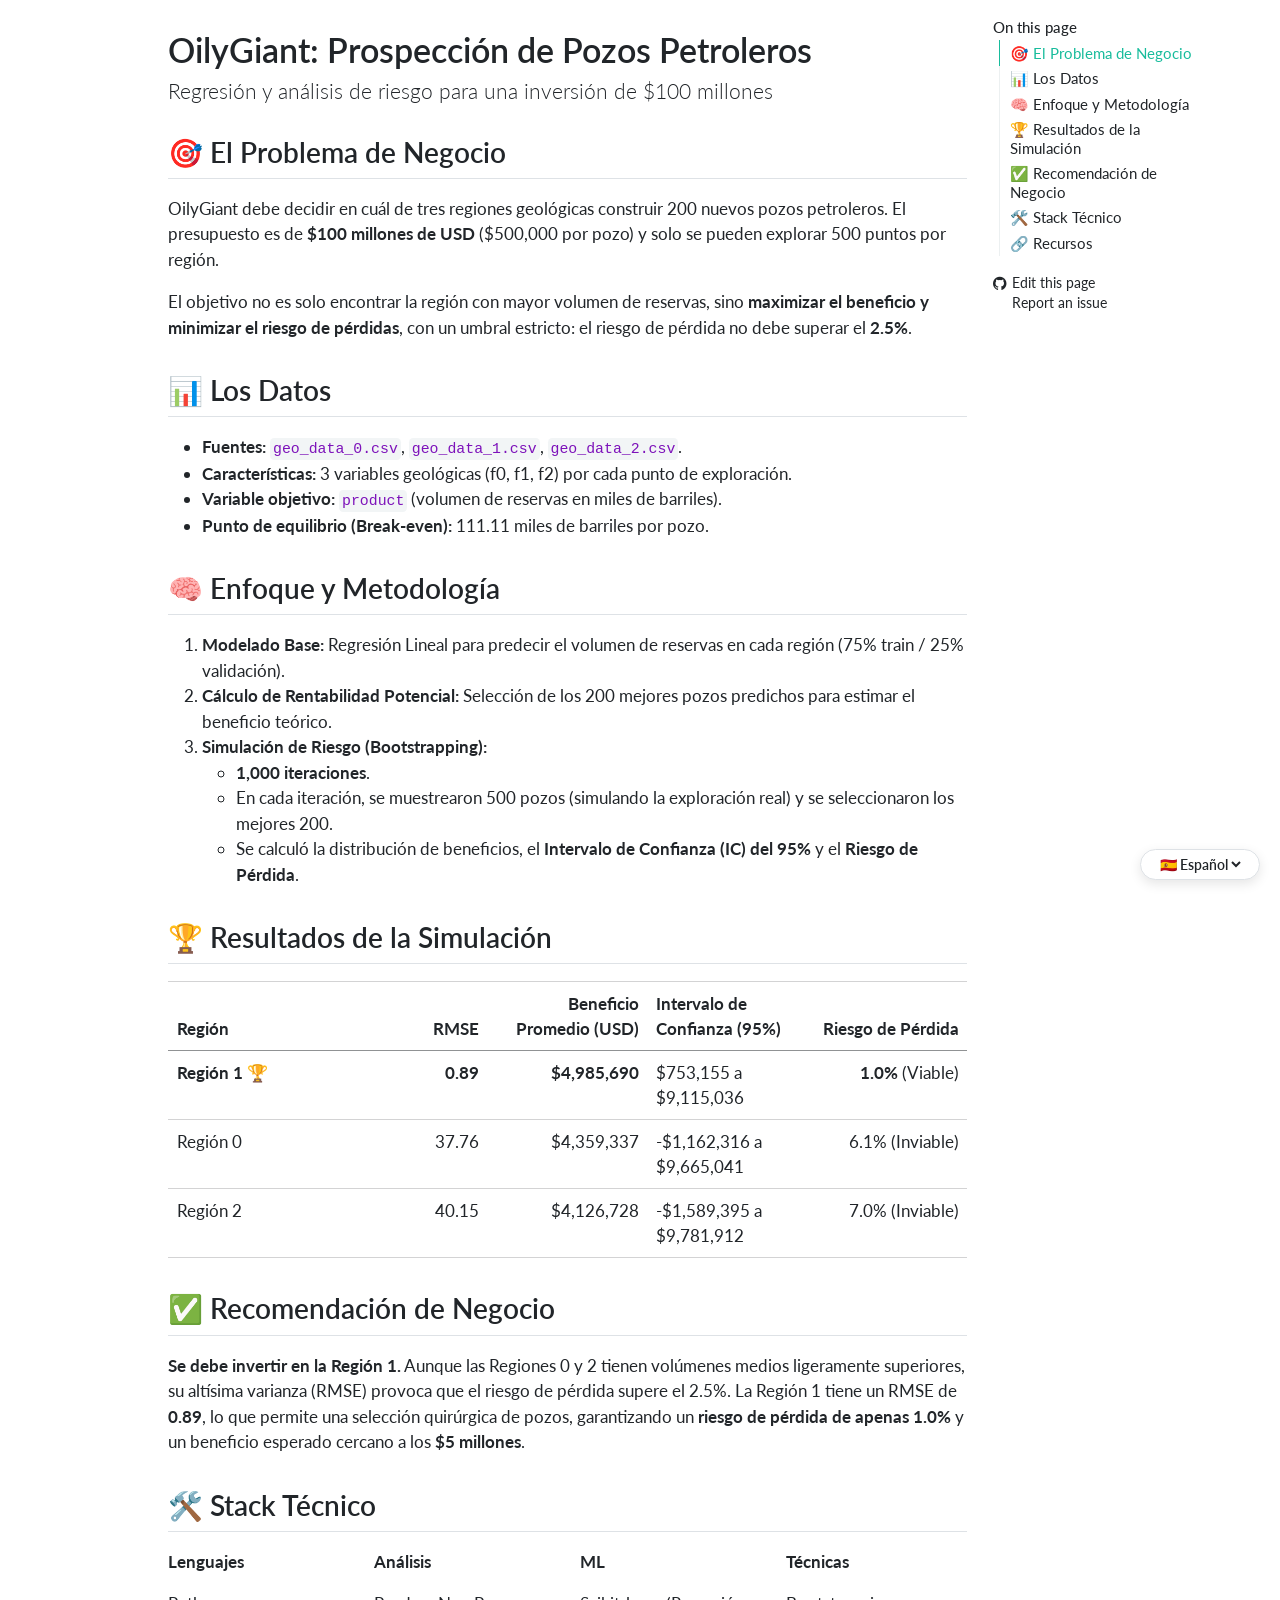
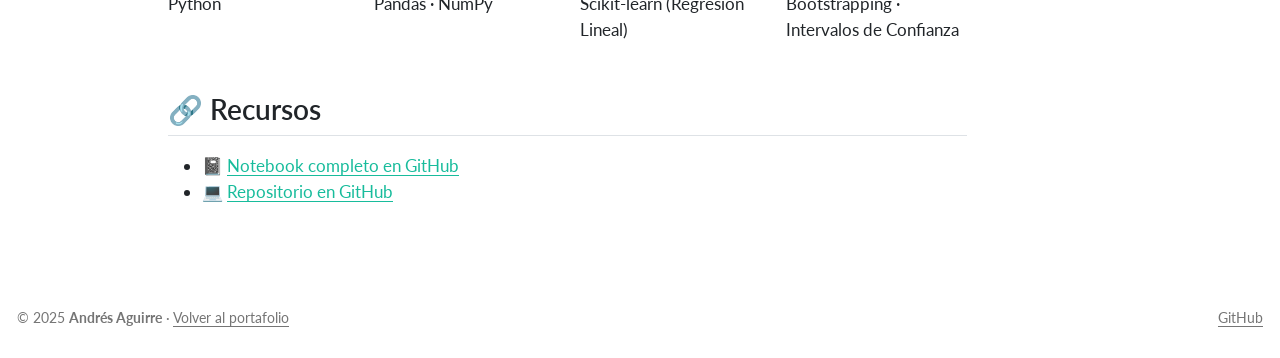
<file: docs/index.html>
<!DOCTYPE html>
<html xmlns="http://www.w3.org/1999/xhtml" lang="en" xml:lang="en"><head>

<meta charset="utf-8">
<meta name="generator" content="quarto-1.11.9">

<meta name="viewport" content="width=device-width, initial-scale=1.0, user-scalable=yes">


<title>OilyGiant: Prospección de Pozos Petroleros – OilyGiant — Prospección de Pozos Petroleros</title>
<style>
/* Default styles provided by pandoc.
** See https://pandoc.org/MANUAL.html#variables-for-html for config info.
*/
span.smallcaps{font-variant: small-caps;}
div.columns{display: flex; gap: 1.5em;}
div.column{flex: auto;}
@media screen {
div.columns{gap: min(4vw, 1.5em);}
div.column{overflow-x: auto;}
}
div.hanging-indent{margin-left: 1.5em; text-indent: -1.5em;}
ul.task-list{list-style: none;}
ul.task-list li input[type="checkbox"] {
  width: 0.8em;
  margin: 0 0.8em 0.2em -1em; /* quarto-specific, see https://github.com/quarto-dev/quarto-cli/issues/4556 */ 
  vertical-align: middle;
}
</style>


<script src="site_libs/quarto-nav/quarto-nav.js"></script>
<script src="site_libs/clipboard/clipboard.min.js"></script>
<script src="site_libs/quarto-search/autocomplete.umd.js"></script>
<script src="site_libs/quarto-search/fuse.min.js"></script>
<script src="site_libs/quarto-search/quarto-search.js"></script>
<meta name="quarto:offset" content="./">
<script src="site_libs/quarto-html/quarto.js" type="module"></script>
<script src="site_libs/quarto-html/tabsets/tabsets.js" type="module"></script>
<script src="site_libs/quarto-html/scrollable-regions/scrollable-regions.js" type="module"></script>
<script src="site_libs/quarto-html/popper.min.js"></script>
<script src="site_libs/quarto-html/tippy.umd.min.js"></script>
<script src="site_libs/quarto-html/anchor.min.js"></script>
<link href="site_libs/quarto-html/tippy.css" rel="stylesheet">
<link href="site_libs/quarto-html/quarto-syntax-highlighting-63b5708e65d6cd79cd7618c58d0c21e7.css" rel="stylesheet" id="quarto-text-highlighting-styles">
<script src="site_libs/bootstrap/bootstrap.min.js"></script>
<link href="site_libs/bootstrap/bootstrap-icons.css" rel="stylesheet">
<link href="site_libs/bootstrap/bootstrap-cc5e3c4564e6a35ead1008eca639be7c.min.css" rel="stylesheet" append-hash="true" id="quarto-bootstrap" data-mode="light">
<script id="quarto-search-options" type="application/json">{
  "location": "sidebar",
  "copy-button": false,
  "collapse-after": 3,
  "panel-placement": "start",
  "type": "textbox",
  "limit": 50,
  "keyboard-shortcut": [
    "f",
    "/",
    "s"
  ],
  "show-item-context": false,
  "language": {
    "search-no-results-text": "No results",
    "search-matching-documents-text": "matching documents",
    "search-copy-link-title": "Copy link to search",
    "search-hide-matches-text": "Hide additional matches",
    "search-more-match-text": "more match in this document",
    "search-more-matches-text": "more matches in this document",
    "search-clear-button-title": "Clear",
    "search-text-placeholder": "",
    "search-detached-cancel-button-title": "Cancel",
    "search-submit-button-title": "Submit",
    "search-label": "Search"
  }
}</script>


</head>

<body class="quarto-light"><a id="quarto-skip-link" class="visually-hidden-focusable" href="#quarto-document-content">Skip to main content</a>

<div id="quarto-search-results"></div>
<!-- content -->
<div id="quarto-content" class="quarto-container page-columns page-rows-contents page-layout-article">
<!-- sidebar -->
<!-- margin-sidebar -->
    <div id="quarto-margin-sidebar" class="sidebar margin-sidebar">
        <nav id="TOC" role="doc-toc" aria-labelledby="toc-title" class="toc-active">
    <h2 id="toc-title">On this page</h2>
   
  <ul>
  <li><a href="#el-problema-de-negocio" id="toc-el-problema-de-negocio" class="nav-link active" data-scroll-target="#el-problema-de-negocio">🎯 El Problema de Negocio</a></li>
  <li><a href="#los-datos" id="toc-los-datos" class="nav-link" data-scroll-target="#los-datos">📊 Los Datos</a></li>
  <li><a href="#enfoque-y-metodología" id="toc-enfoque-y-metodología" class="nav-link" data-scroll-target="#enfoque-y-metodología">🧠 Enfoque y Metodología</a></li>
  <li><a href="#resultados-de-la-simulación" id="toc-resultados-de-la-simulación" class="nav-link" data-scroll-target="#resultados-de-la-simulación">🏆 Resultados de la Simulación</a></li>
  <li><a href="#recomendación-de-negocio" id="toc-recomendación-de-negocio" class="nav-link" data-scroll-target="#recomendación-de-negocio">✅ Recomendación de Negocio</a></li>
  <li><a href="#stack-técnico" id="toc-stack-técnico" class="nav-link" data-scroll-target="#stack-técnico">🛠️ Stack Técnico</a></li>
  <li><a href="#recursos" id="toc-recursos" class="nav-link" data-scroll-target="#recursos">🔗 Recursos</a></li>
  </ul>
<div class="toc-actions"><ul><li><a href="https://github.com/andagui-ds/oilygiant-oil-well-investment/edit/main/index.qmd" class="toc-action"><i class="bi bi-github"></i>Edit this page</a></li><li><a href="https://github.com/andagui-ds/oilygiant-oil-well-investment/issues/new" class="toc-action"><i class="bi empty"></i>Report an issue</a></li></ul></div></nav>
    </div>
<!-- main -->
<main class="content" id="quarto-document-content" tabindex="-1">

<header id="title-block-header" class="quarto-title-block default">
<div class="quarto-title">
<h1 class="title">OilyGiant: Prospección de Pozos Petroleros</h1>
<p class="subtitle lead">Regresión y análisis de riesgo para una inversión de $100 millones</p>
</div>



<div class="quarto-title-meta">

    
  
    
  </div>
  


</header>


<section id="el-problema-de-negocio" class="level2">
<h2 class="anchored" data-anchor-id="el-problema-de-negocio">🎯 El Problema de Negocio</h2>
<p>OilyGiant debe decidir en cuál de tres regiones geológicas construir 200 nuevos pozos petroleros. El presupuesto es de <strong>$100 millones de USD</strong> ($500,000 por pozo) y solo se pueden explorar 500 puntos por región.</p>
<p>El objetivo no es solo encontrar la región con mayor volumen de reservas, sino <strong>maximizar el beneficio y minimizar el riesgo de pérdidas</strong>, con un umbral estricto: el riesgo de pérdida no debe superar el <strong>2.5%</strong>.</p>
</section>
<section id="los-datos" class="level2">
<h2 class="anchored" data-anchor-id="los-datos">📊 Los Datos</h2>
<ul>
<li><strong>Fuentes:</strong> <code>geo_data_0.csv</code>, <code>geo_data_1.csv</code>, <code>geo_data_2.csv</code>.</li>
<li><strong>Características:</strong> 3 variables geológicas (f0, f1, f2) por cada punto de exploración.</li>
<li><strong>Variable objetivo:</strong> <code>product</code> (volumen de reservas en miles de barriles).</li>
<li><strong>Punto de equilibrio (Break-even):</strong> 111.11 miles de barriles por pozo.</li>
</ul>
</section>
<section id="enfoque-y-metodología" class="level2">
<h2 class="anchored" data-anchor-id="enfoque-y-metodología">🧠 Enfoque y Metodología</h2>
<ol type="1">
<li><strong>Modelado Base:</strong> Regresión Lineal para predecir el volumen de reservas en cada región (75% train / 25% validación).</li>
<li><strong>Cálculo de Rentabilidad Potencial:</strong> Selección de los 200 mejores pozos predichos para estimar el beneficio teórico.</li>
<li><strong>Simulación de Riesgo (Bootstrapping):</strong>
<ul>
<li><strong>1,000 iteraciones</strong>.</li>
<li>En cada iteración, se muestrearon 500 pozos (simulando la exploración real) y se seleccionaron los mejores 200.</li>
<li>Se calculó la distribución de beneficios, el <strong>Intervalo de Confianza (IC) del 95%</strong> y el <strong>Riesgo de Pérdida</strong>.</li>
</ul></li>
</ol>
</section>
<section id="resultados-de-la-simulación" class="level2">
<h2 class="anchored" data-anchor-id="resultados-de-la-simulación">🏆 Resultados de la Simulación</h2>
<table class="caption-top table">
<colgroup>
<col style="width: 20%">
<col style="width: 20%">
<col style="width: 20%">
<col style="width: 20%">
<col style="width: 20%">
</colgroup>
<thead>
<tr class="header">
<th style="text-align: left;">Región</th>
<th style="text-align: right;">RMSE</th>
<th style="text-align: right;">Beneficio Promedio (USD)</th>
<th style="text-align: left;">Intervalo de Confianza (95%)</th>
<th style="text-align: right;">Riesgo de Pérdida</th>
</tr>
</thead>
<tbody>
<tr class="odd">
<td style="text-align: left;"><strong>Región 1</strong> 🏆</td>
<td style="text-align: right;"><strong>0.89</strong></td>
<td style="text-align: right;"><strong>$4,985,690</strong></td>
<td style="text-align: left;">$753,155 a $9,115,036</td>
<td style="text-align: right;"><strong>1.0%</strong> (Viable)</td>
</tr>
<tr class="even">
<td style="text-align: left;">Región 0</td>
<td style="text-align: right;">37.76</td>
<td style="text-align: right;">$4,359,337</td>
<td style="text-align: left;">-$1,162,316 a $9,665,041</td>
<td style="text-align: right;">6.1% (Inviable)</td>
</tr>
<tr class="odd">
<td style="text-align: left;">Región 2</td>
<td style="text-align: right;">40.15</td>
<td style="text-align: right;">$4,126,728</td>
<td style="text-align: left;">-$1,589,395 a $9,781,912</td>
<td style="text-align: right;">7.0% (Inviable)</td>
</tr>
</tbody>
</table>
</section>
<section id="recomendación-de-negocio" class="level2">
<h2 class="anchored" data-anchor-id="recomendación-de-negocio">✅ Recomendación de Negocio</h2>
<p><strong>Se debe invertir en la Región 1.</strong> Aunque las Regiones 0 y 2 tienen volúmenes medios ligeramente superiores, su altísima varianza (RMSE) provoca que el riesgo de pérdida supere el 2.5%. La Región 1 tiene un RMSE de <strong>0.89</strong>, lo que permite una selección quirúrgica de pozos, garantizando un <strong>riesgo de pérdida de apenas 1.0%</strong> y un beneficio esperado cercano a los <strong>$5 millones</strong>.</p>
</section>
<section id="stack-técnico" class="level2">
<h2 class="anchored" data-anchor-id="stack-técnico">🛠️ Stack Técnico</h2>
<div class="grid">
<div class="g-col-6 g-col-md-3">
<p><strong>Lenguajes</strong></p>
<p>Python</p>
</div>
<div class="g-col-6 g-col-md-3">
<p><strong>Análisis</strong></p>
<p>Pandas · NumPy</p>
</div>
<div class="g-col-6 g-col-md-3">
<p><strong>ML</strong></p>
<p>Scikit-learn (Regresión Lineal)</p>
</div>
<div class="g-col-6 g-col-md-3">
<p><strong>Técnicas</strong></p>
<p>Bootstrapping · Intervalos de Confianza</p>
</div>
</div>
</section>
<section id="recursos" class="level2">
<h2 class="anchored" data-anchor-id="recursos">🔗 Recursos</h2>
<ul>
<li>📓 <a href="https://github.com/andagui-ds/oilygiant-oil-well-investment/blob/main/notebooks/analisis-oilygiant.ipynb" target="_blank">Notebook completo en GitHub</a></li>
<li>💻 <a href="https://github.com/andagui-ds/oilygiant-oil-well-investment" target="_blank">Repositorio en GitHub</a></li>
</ul>


</section>

</main> <!-- /main -->
<!-- ESTILOS PARA OCULTAR LA BARRA SUPERIOR DE GOOGLE -->

<style>

    /* Oculta el iframe del banner superior */

    .goog-te-banner-frame.skiptranslate {

        display: none !important;

        visibility: hidden !important;

    }



    /* Oculta el contenedor general y los tooltips flotantes */

    .skiptranslate {

        display: none !important;

    }



    #goog-gt-tt,

    .goog-te-balloon-frame {

        display: none !important;

    }



    /* Corrige el salto que provoca la barra al cargar */

    body {

        top: 0px !important;

        position: static !important;

    }

</style>



<!-- Contenedor del selector de idioma personalizado -->

<div id="translate-container" style="position: fixed; bottom: 20px; right: 20px; z-index: 9999; background: var(--bs-body-bg); border: 1px solid var(--bs-border-color); border-radius: 50px; padding: 5px 15px; display: flex; align-items: center; box-shadow: 0 4px 12px rgba(0,0,0,0.1);">



    <select id="lang-select" onchange="changeLanguage(this.value)" style="background: transparent; border: none; color: var(--bs-body-color); font-weight: 600; font-size: 14px; cursor: pointer; outline: none;">

        <option value="es" style="color: black;">🇪🇸 Español</option>

        <option value="en" style="color: black;">🇺🇸 English</option>

    </select>



</div>



<!-- Widget de Google oculto (solo lo usamos para que haga la traducción de fondo) -->

<div id="google_translate_element" style="display:none;"></div>



<script type="text/javascript">

    function googleTranslateElementInit() {

        new google.translate.TranslateElement({ pageLanguage: 'es', includedLanguages: 'en' }, 'google_translate_element');

    }



    function changeLanguage(lang) {

        if (lang === 'en') {

            // Pone la cookie para traducir al inglés

            document.cookie = "googtrans=/es/en; path=/;";

        } else {

            // Borra la cookie para volver al español

            document.cookie = "googtrans=; expires=Thu, 01 Jan 1970 00:00:00 UTC; path=/;";

            document.cookie = "googtrans=; expires=Thu, 01 Jan 1970 00:00:00 UTC; path=/; domain=." + window.location.hostname;

        }

        window.location.reload(); // Recarga para aplicar el cambio

    }



    // Al cargar la página, revisa si ya está en inglés para marcar la opción correcta

    document.addEventListener("DOMContentLoaded", function () {

        const cookieValue = document.cookie.split('; ').find(row => row.startsWith('googtrans='));

        if (cookieValue && cookieValue.includes('/es/en')) {

            document.getElementById('lang-select').value = 'en';

        } else {

            document.getElementById('lang-select').value = 'es';

        }

    });

</script>

<script type="text/javascript" src="//translate.google.com/translate_a/element.js?cb=googleTranslateElementInit"></script>
<script id="quarto-html-after-body" type="application/javascript">
  window.document.addEventListener("DOMContentLoaded", function (event) {
    const icon = "";
    const anchorJS = new window.AnchorJS();
    anchorJS.options = {
      placement: 'right',
      icon: icon
    };
    anchorJS.add('.anchored');
    const isCodeAnnotation = (el) => {
      for (const clz of el.classList) {
        if (clz.startsWith('code-annotation-')) {                     
          return true;
        }
      }
      return false;
    }
    const onCopySuccess = function(e) {
      // button target
      const button = e.trigger;
      // don't keep focus
      button.blur();
      // flash "checked"
      button.classList.add('code-copy-button-checked');
      var currentTitle = button.getAttribute("title");
      button.setAttribute("title", "Copied!");
      let tooltip;
      if (window.bootstrap) {
        button.setAttribute("data-bs-toggle", "tooltip");
        button.setAttribute("data-bs-placement", "left");
        button.setAttribute("data-bs-title", "Copied!");
        tooltip = new bootstrap.Tooltip(button, 
          { trigger: "manual", 
            customClass: "code-copy-button-tooltip",
            offset: [0, -8]});
        tooltip.show();    
      }
      setTimeout(function() {
        if (tooltip) {
          tooltip.hide();
          button.removeAttribute("data-bs-title");
          button.removeAttribute("data-bs-toggle");
          button.removeAttribute("data-bs-placement");
        }
        button.setAttribute("title", currentTitle);
        button.classList.remove('code-copy-button-checked');
      }, 1000);
      // clear code selection
      e.clearSelection();
    }
    const getTextToCopy = function(trigger) {
      const outerScaffold = trigger.parentElement.cloneNode(true);
      const codeEl = outerScaffold.querySelector('code');
      for (const childEl of codeEl.children) {
        if (isCodeAnnotation(childEl)) {
          childEl.remove();
        }
      }
      return codeEl.innerText;
    }
    const clipboard = new window.ClipboardJS('.code-copy-button:not([data-in-quarto-modal])', {
      text: getTextToCopy
    });
    clipboard.on('success', onCopySuccess);
    if (window.document.getElementById('quarto-embedded-source-code-modal')) {
      const clipboardModal = new window.ClipboardJS('.code-copy-button[data-in-quarto-modal]', {
        text: getTextToCopy,
        container: window.document.getElementById('quarto-embedded-source-code-modal')
      });
      clipboardModal.on('success', onCopySuccess);
    }
      var localhostRegex = new RegExp(/^(?:http|https):\/\/localhost\:?[0-9]*\//);
      var mailtoRegex = new RegExp(/^mailto:/);
        var filterRegex = new RegExp('/' + window.location.host + '/');
      var isInternal = (href) => {
          return filterRegex.test(href) || localhostRegex.test(href) || mailtoRegex.test(href);
      }
      // Inspect non-navigation links and adorn them if external
      window.quartoDecorateExternalLinks = function (root) {
     var links = (root || window.document).querySelectorAll('a[href]:not(.nav-link):not(.navbar-brand):not(.toc-action):not(.sidebar-link):not(.sidebar-item-toggle):not(.pagination-link):not(.no-external):not([aria-hidden]):not(.dropdown-item):not(.quarto-navigation-tool):not(.about-link)');
      for (var i=0; i<links.length; i++) {
        const link = links[i];
        if (!isInternal(link.href)) {
          // undo the damage that might have been done by quarto-nav.js in the case of
          // links that we want to consider external
          if (link.dataset.originalHref !== undefined) {
            link.href = link.dataset.originalHref;
          }
          if (!link.classList.contains('no-external-icon')) {
          }
        }
      }
      };
      window.quartoDecorateExternalLinks(window.document);
    // Esc closes the popup (WCAG 1.4.13) and focus leaving both trigger and
    // popup closes it (WCAG 2.4.11); tippy handles neither for interactive popups.
    const hideOnEscAndFocusOut = {
      name: 'hideOnEscAndFocusOut',
      defaultValue: true,
      fn(instance) {
        const dismiss = () => {
          // A show scheduled by the trigger delay would otherwise reopen it
          instance.clearDelayTimeouts();
          instance.hide();
        };
        const onKeyDown = (event) => {
          if (event.key !== 'Escape') {
            return;
          }
          // Keep Esc from also reaching page handlers (e.g. reveal.js overview),
          // except an open reveal.js slide menu, which Esc should close too.
          // The menu handles keys only when its keyboard option is on.
          const menuHandlesEsc = window.Reveal?.getPlugin?.('menu')?.isOpen() &&
            window.Reveal.getConfig().menu?.keyboard !== false;
          if (!menuHandlesEsc) {
            event.stopPropagation();
          }
          if (instance.popper.contains(window.document.activeElement)) {
            // Disabled while refocusing so the focus trigger does not reopen it
            instance.disable();
            instance.reference.focus();
            instance.enable();
          }
          dismiss();
        };
        const onFocusOut = (event) => {
          const target = event.relatedTarget;
          if (target && !instance.reference.contains(target) &&
              !instance.popper.contains(target)) {
            dismiss();
          }
        };
        // On the trigger too: a click trigger (code-annotations: select) has no
        // blur handling. Attached for the instance's lifetime so leaving the
        // trigger also cancels a show still pending on the trigger delay.
        instance.reference.addEventListener('focusout', onFocusOut);
        return {
          onShow() {
            window.document.addEventListener('keydown', onKeyDown, true);
            instance.popper.addEventListener('focusout', onFocusOut);
          },
          onHide() {
            window.document.removeEventListener('keydown', onKeyDown, true);
            instance.popper.removeEventListener('focusout', onFocusOut);
          },
          onDestroy() {
            instance.reference.removeEventListener('focusout', onFocusOut);
          },
        };
      },
    };
    function tippyHover(el, contentFn, onTriggerFn, onUntriggerFn) {
      const config = {
        allowHTML: true,
        maxWidth: 500,
        delay: 100,
        arrow: false,
        appendTo: function(el) {
            return el.parentElement;
        },
        interactive: true,
        interactiveBorder: 10,
        theme: 'quarto',
        placement: 'bottom-start',
        plugins: [hideOnEscAndFocusOut],
      };
      if (contentFn) {
        config.content = contentFn;
      }
      if (onTriggerFn) {
        config.onTrigger = onTriggerFn;
      }
      if (onUntriggerFn) {
        config.onUntrigger = onUntriggerFn;
      }
      window.tippy(el, config); 
    }
    const noterefs = window.document.querySelectorAll('a[role="doc-noteref"]');
    for (var i=0; i<noterefs.length; i++) {
      const ref = noterefs[i];
      tippyHover(ref, function() {
        // use id or data attribute instead here
        let href = ref.getAttribute('data-footnote-href') || ref.getAttribute('href');
        try { href = new URL(href).hash; } catch {}
        const id = href.replace(/^#\/?/, "");
        const note = window.document.getElementById(id);
        if (note) {
          return note.innerHTML;
        } else {
          return "";
        }
      });
    }
    const xrefs = window.document.querySelectorAll('a.quarto-xref');
    const processXRef = (id, note) => {
      // Strip column container classes
      const stripColumnClz = (el) => {
        el.classList.remove("page-full", "page-columns");
        if (el.children) {
          for (const child of el.children) {
            stripColumnClz(child);
          }
        }
      }
      stripColumnClz(note)
      if (id === null || id.startsWith('sec-')) {
        // Special case sections, only their first couple elements
        const container = document.createElement("div");
        if (note.children && note.children.length > 2) {
          container.appendChild(note.children[0].cloneNode(true));
          for (let i = 1; i < note.children.length; i++) {
            const child = note.children[i];
            if (child.tagName === "P" && child.innerText === "") {
              continue;
            } else {
              container.appendChild(child.cloneNode(true));
              break;
            }
          }
          if (window.Quarto?.typesetMath) {
            window.Quarto.typesetMath(container);
          }
          return container.innerHTML
        } else {
          if (window.Quarto?.typesetMath) {
            window.Quarto.typesetMath(note);
          }
          return note.innerHTML;
        }
      } else {
        // Remove any anchor links if they are present
        const anchorLink = note.querySelector('a.anchorjs-link');
        if (anchorLink) {
          anchorLink.remove();
        }
        if (window.Quarto?.typesetMath) {
          window.Quarto.typesetMath(note);
        }
        if (note.classList.contains("callout")) {
          return note.outerHTML;
        } else {
          return note.innerHTML;
        }
      }
    }
    for (var i=0; i<xrefs.length; i++) {
      const xref = xrefs[i];
      tippyHover(xref, undefined, function(instance) {
        instance.disable();
        let url = xref.getAttribute('href');
        let hash = undefined; 
        if (url.startsWith('#')) {
          hash = url;
        } else {
          try { hash = new URL(url).hash; } catch {}
        }
        if (hash) {
          const id = hash.replace(/^#\/?/, "");
          const note = window.document.getElementById(id);
          if (note !== null) {
            try {
              const html = processXRef(id, note.cloneNode(true));
              instance.setContent(html);
            } finally {
              instance.enable();
              instance.show();
            }
          } else {
            // See if we can fetch this
            fetch(url.split('#')[0])
            .then(res => res.text())
            .then(html => {
              const parser = new DOMParser();
              const htmlDoc = parser.parseFromString(html, "text/html");
              const note = htmlDoc.getElementById(id);
              if (note !== null) {
                const html = processXRef(id, note);
                instance.setContent(html);
              } 
            }).finally(() => {
              instance.enable();
              instance.show();
            });
          }
        } else {
          // See if we can fetch a full url (with no hash to target)
          // This is a special case and we should probably do some content thinning / targeting
          fetch(url)
          .then(res => res.text())
          .then(html => {
            const parser = new DOMParser();
            const htmlDoc = parser.parseFromString(html, "text/html");
            const note = htmlDoc.querySelector('main.content');
            if (note !== null) {
              // This should only happen for chapter cross references
              // (since there is no id in the URL)
              // remove the first header
              if (note.children.length > 0 && note.children[0].tagName === "HEADER") {
                note.children[0].remove();
              }
              const html = processXRef(null, note);
              instance.setContent(html);
            } 
          }).finally(() => {
            instance.enable();
            instance.show();
          });
        }
      }, function(instance) {
      });
    }
        let selectedAnnoteEl;
        const selectorForAnnotation = ( cell, annotation) => {
          let cellAttr = 'data-code-cell="' + cell + '"';
          let lineAttr = 'data-code-annotation="' +  annotation + '"';
          const selector = 'span[' + cellAttr + '][' + lineAttr + ']';
          return selector;
        }
        const selectCodeLines = (annoteEl) => {
          const doc = window.document;
          const targetCell = annoteEl.getAttribute("data-target-cell");
          const targetAnnotation = annoteEl.getAttribute("data-target-annotation");
          const annoteSpan = window.document.querySelector(selectorForAnnotation(targetCell, targetAnnotation));
          const lines = annoteSpan.getAttribute("data-code-lines").split(",");
          const lineIds = lines.map((line) => {
            return targetCell + "-" + line;
          })
          // Each band is positioned against its own containing block, which is
          // not the offsetParent of the lines, so place it from client rects.
          const placeBand = (band, firstEl, lastEl, codeBlock) => {
            const container = band.offsetParent;
            if (container === null) {
              return;
            }
            const containerRect = container.getBoundingClientRect();
            // Reveal.js scales slides with a transform, so convert client
            // pixels back to the CSS pixels of the container.
            const scale = containerRect.height / container.offsetHeight || 1;
            const firstRect = firstEl.getBoundingClientRect();
            const lastRect = lastEl.getBoundingClientRect();
            const top = (firstRect.top - containerRect.top) / scale - container.clientTop + container.scrollTop;
            const height = (lastRect.bottom - firstRect.top) / scale;
            band.style.top = top - 2 + "px";
            band.style.height = height + 4 + "px";
            if (codeBlock) {
              // Without the copy button wrapper, the containing block is wider
              // than the code block, so span the code block explicitly.
              const blockRect = codeBlock.getBoundingClientRect();
              band.style.left = (blockRect.left - containerRect.left) / scale - container.clientLeft + container.scrollLeft + "px";
              band.style.width = blockRect.width / scale + "px";
            }
          };
          if (lineIds.length > 0) {
            const el = window.document.getElementById(lineIds[0]);
            const lastEl = window.document.getElementById(lineIds[lineIds.length - 1]);
            const parent = el.parentElement.parentElement;
            // cook up a div (if necessary) and position it
            let div = window.document.getElementById("code-annotation-line-highlight");
            if (div === null) {
              div = window.document.createElement("div");
              div.setAttribute("id", "code-annotation-line-highlight");
              div.style.position = 'absolute';
              parent.appendChild(div);
            }
            placeBand(div, el, lastEl, parent.closest("div.sourceCode") || parent);
            let gutterDiv = window.document.getElementById("code-annotation-line-highlight-gutter");
            if (gutterDiv === null) {
              gutterDiv = window.document.createElement("div");
              gutterDiv.setAttribute("id", "code-annotation-line-highlight-gutter");
              gutterDiv.style.position = 'absolute';
              const codeCell = window.document.getElementById(targetCell);
              const gutter = codeCell.querySelector('.code-annotation-gutter');
              gutter.appendChild(gutterDiv);
            }
            placeBand(gutterDiv, el, lastEl);
            selectedAnnoteEl = annoteEl;
          }
        };
        const unselectCodeLines = () => {
          const elementsIds = ["code-annotation-line-highlight", "code-annotation-line-highlight-gutter"];
          elementsIds.forEach((elId) => {
            const div = window.document.getElementById(elId);
            if (div) {
              div.remove();
            }
          });
          selectedAnnoteEl = undefined;
        };
          // Handle positioning of the toggle
      window.addEventListener(
        "resize",
        throttle(() => {
          elRect = undefined;
          if (selectedAnnoteEl) {
            selectCodeLines(selectedAnnoteEl);
          }
        }, 10)
      );
      function throttle(fn, ms) {
      let throttle = false;
      let timer;
        return (...args) => {
          if(!throttle) { // first call gets through
              fn.apply(this, args);
              throttle = true;
          } else { // all the others get throttled
              if(timer) clearTimeout(timer); // cancel #2
              timer = setTimeout(() => {
                fn.apply(this, args);
                timer = throttle = false;
              }, ms);
          }
        };
      }
        // Attach click handler to the DT
        const annoteDls = window.document.querySelectorAll('dt[data-target-cell]');
        for (const annoteDlNode of annoteDls) {
          annoteDlNode.addEventListener('click', (event) => {
            const clickedEl = event.target;
            if (clickedEl !== selectedAnnoteEl) {
              unselectCodeLines();
              const activeEl = window.document.querySelector('dt[data-target-cell].code-annotation-active');
              if (activeEl) {
                activeEl.classList.remove('code-annotation-active');
              }
              selectCodeLines(clickedEl);
              clickedEl.classList.add('code-annotation-active');
            } else {
              // Unselect the line
              unselectCodeLines();
              clickedEl.classList.remove('code-annotation-active');
            }
          });
        }
    const findCites = (el) => {
      const parentEl = el.parentElement;
      if (parentEl) {
        const cites = parentEl.dataset.cites;
        if (cites) {
          return {
            el,
            cites: cites.split(' ')
          };
        } else {
          return findCites(el.parentElement)
        }
      } else {
        return undefined;
      }
    };
    var bibliorefs = window.document.querySelectorAll('a[role="doc-biblioref"]');
    for (var i=0; i<bibliorefs.length; i++) {
      const ref = bibliorefs[i];
      const citeInfo = findCites(ref);
      if (citeInfo) {
        tippyHover(citeInfo.el, function() {
          var popup = window.document.createElement('div');
          citeInfo.cites.forEach(function(cite) {
            var citeDiv = window.document.createElement('div');
            citeDiv.classList.add('hanging-indent');
            citeDiv.classList.add('csl-entry');
            var biblioDiv = window.document.getElementById('ref-' + cite);
            if (biblioDiv) {
              citeDiv.innerHTML = biblioDiv.innerHTML;
            }
            popup.appendChild(citeDiv);
          });
          return popup.innerHTML;
        });
      }
    }
  });
  </script>
  <script type="application/javascript">
  window.quartoScrollableRegionsLabels = {"code":"Scrollable code","output":"Scrollable output"};
  </script>
</div> <!-- /content -->
<footer class="footer">
  <div class="nav-footer">
    <div class="nav-footer-left">
<p>© 2025 <strong>Andrés Aguirre</strong> · <a href="https://andagui-ds.github.io/portfolio/">Volver al portafolio</a></p>
</div>   
    <div class="nav-footer-center">
      &nbsp;
    <div class="toc-actions d-sm-block d-md-none"><ul><li><a href="https://github.com/andagui-ds/oilygiant-oil-well-investment/edit/main/index.qmd" class="toc-action"><i class="bi bi-github"></i>Edit this page</a></li><li><a href="https://github.com/andagui-ds/oilygiant-oil-well-investment/issues/new" class="toc-action"><i class="bi empty"></i>Report an issue</a></li></ul></div></div>
    <div class="nav-footer-right">
<p><a href="https://github.com/andagui-ds/oilygiant-oil-well-investment">GitHub</a></p>
</div>
  </div>
</footer>




</body></html>
</file>
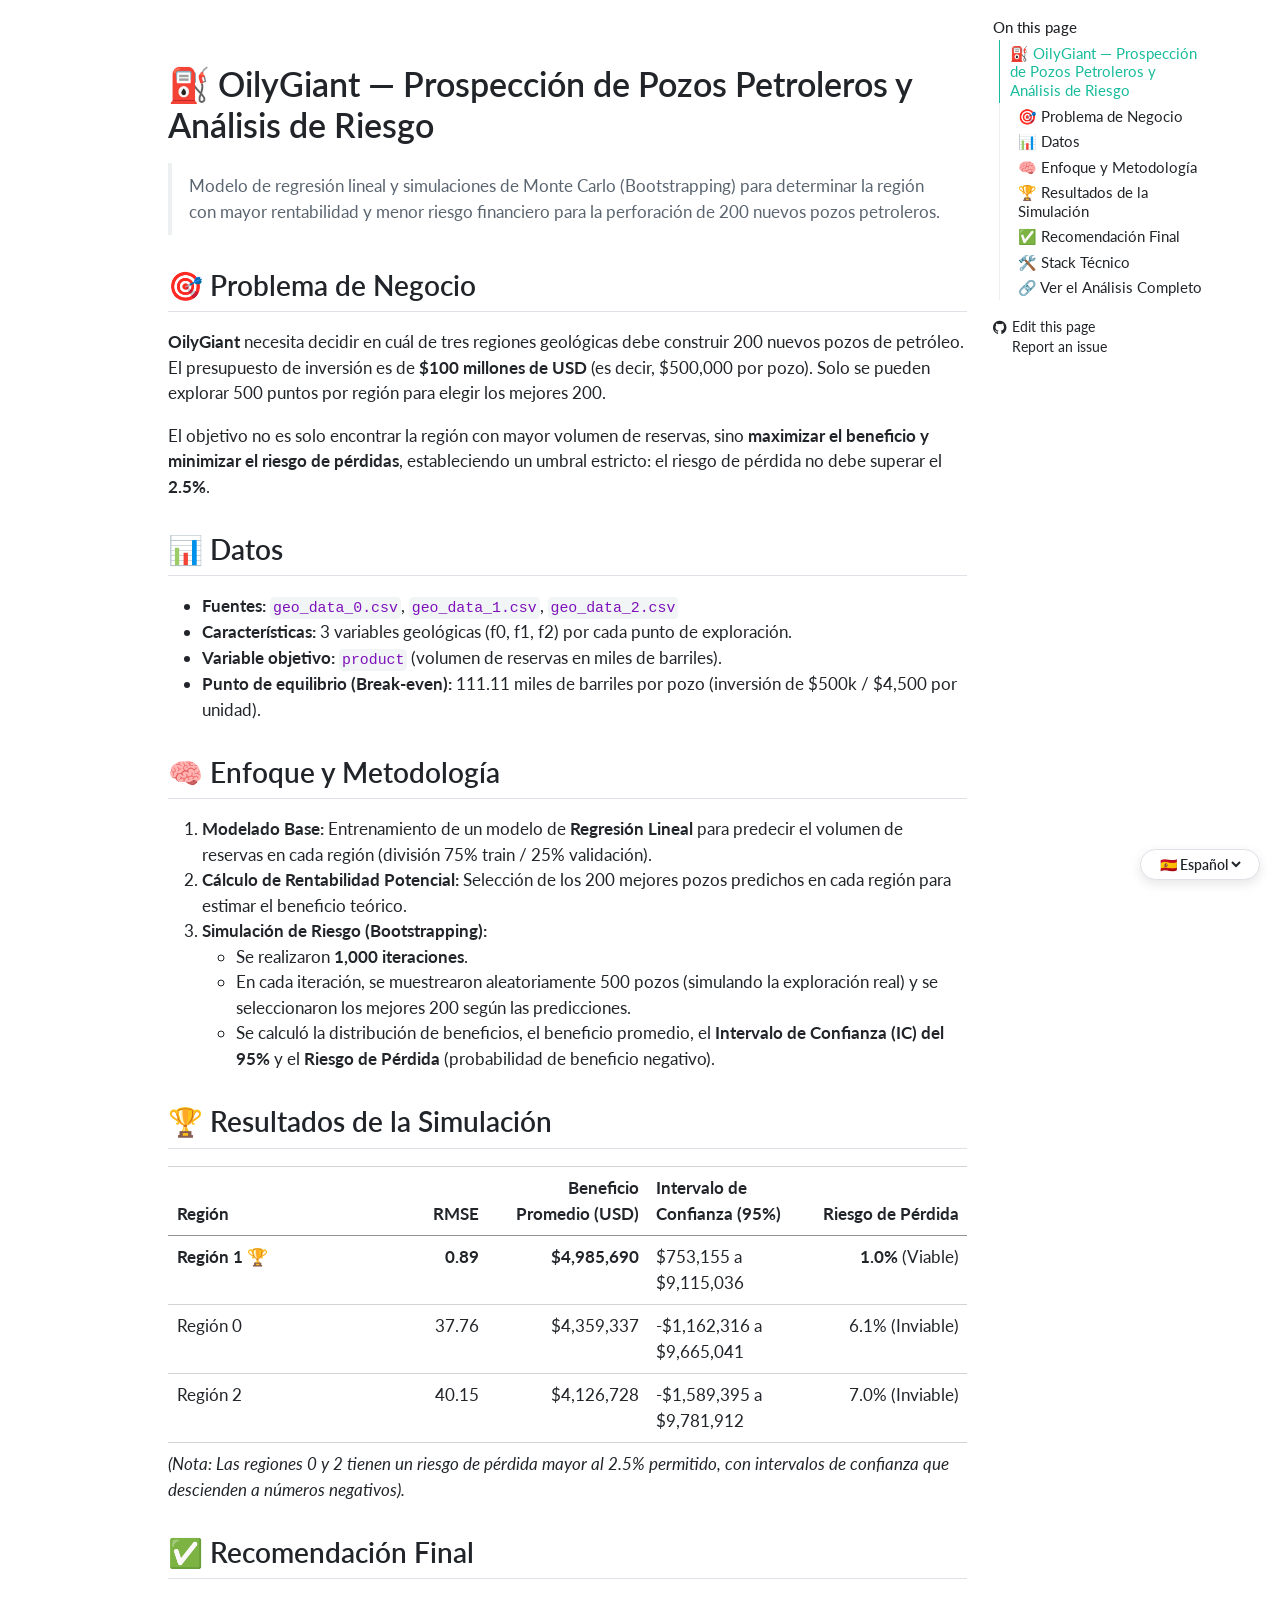
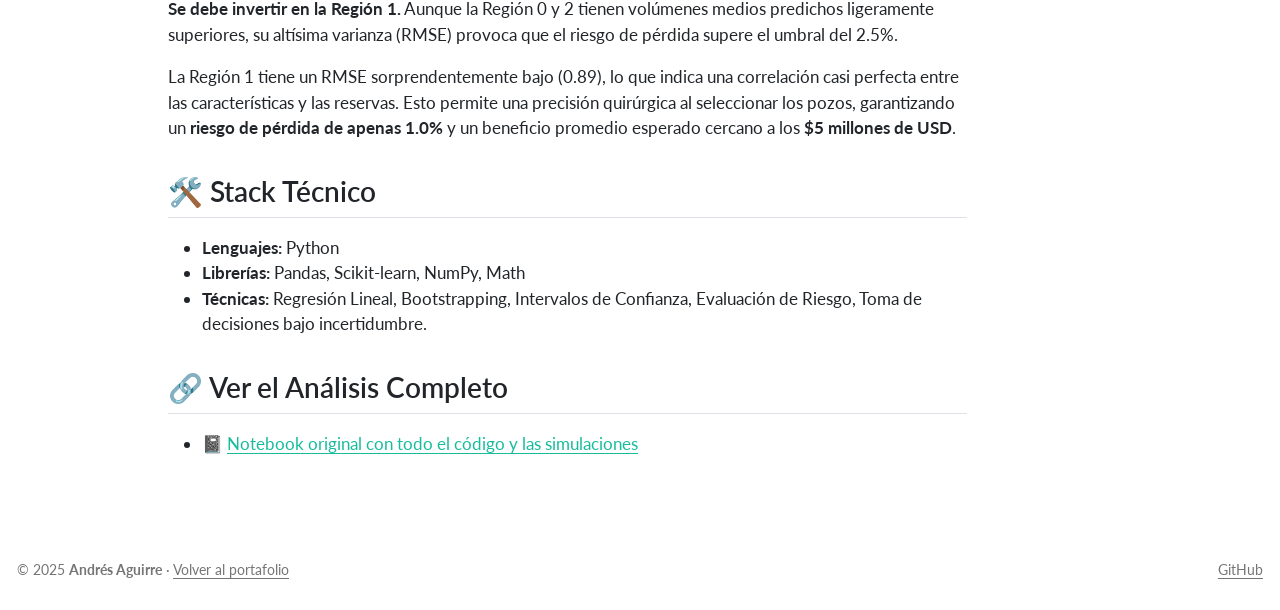
<file: docs/README.html>
<!DOCTYPE html>
<html xmlns="http://www.w3.org/1999/xhtml" lang="en" xml:lang="en"><head>

<meta charset="utf-8">
<meta name="generator" content="quarto-1.11.9">

<meta name="viewport" content="width=device-width, initial-scale=1.0, user-scalable=yes">


<title>readme – OilyGiant — Prospección de Pozos Petroleros</title>
<style>
/* Default styles provided by pandoc.
** See https://pandoc.org/MANUAL.html#variables-for-html for config info.
*/
span.smallcaps{font-variant: small-caps;}
div.columns{display: flex; gap: 1.5em;}
div.column{flex: auto;}
@media screen {
div.columns{gap: min(4vw, 1.5em);}
div.column{overflow-x: auto;}
}
div.hanging-indent{margin-left: 1.5em; text-indent: -1.5em;}
ul.task-list{list-style: none;}
ul.task-list li input[type="checkbox"] {
  width: 0.8em;
  margin: 0 0.8em 0.2em -1em; /* quarto-specific, see https://github.com/quarto-dev/quarto-cli/issues/4556 */ 
  vertical-align: middle;
}
</style>


<script src="site_libs/quarto-nav/quarto-nav.js"></script>
<script src="site_libs/clipboard/clipboard.min.js"></script>
<script src="site_libs/quarto-search/autocomplete.umd.js"></script>
<script src="site_libs/quarto-search/fuse.min.js"></script>
<script src="site_libs/quarto-search/quarto-search.js"></script>
<meta name="quarto:offset" content="./">
<script src="site_libs/quarto-html/quarto.js" type="module"></script>
<script src="site_libs/quarto-html/tabsets/tabsets.js" type="module"></script>
<script src="site_libs/quarto-html/scrollable-regions/scrollable-regions.js" type="module"></script>
<script src="site_libs/quarto-html/popper.min.js"></script>
<script src="site_libs/quarto-html/tippy.umd.min.js"></script>
<script src="site_libs/quarto-html/anchor.min.js"></script>
<link href="site_libs/quarto-html/tippy.css" rel="stylesheet">
<link href="site_libs/quarto-html/quarto-syntax-highlighting-63b5708e65d6cd79cd7618c58d0c21e7.css" rel="stylesheet" id="quarto-text-highlighting-styles">
<script src="site_libs/bootstrap/bootstrap.min.js"></script>
<link href="site_libs/bootstrap/bootstrap-icons.css" rel="stylesheet">
<link href="site_libs/bootstrap/bootstrap-cc5e3c4564e6a35ead1008eca639be7c.min.css" rel="stylesheet" append-hash="true" id="quarto-bootstrap" data-mode="light">
<script id="quarto-search-options" type="application/json">{
  "location": "sidebar",
  "copy-button": false,
  "collapse-after": 3,
  "panel-placement": "start",
  "type": "textbox",
  "limit": 50,
  "keyboard-shortcut": [
    "f",
    "/",
    "s"
  ],
  "show-item-context": false,
  "language": {
    "search-no-results-text": "No results",
    "search-matching-documents-text": "matching documents",
    "search-copy-link-title": "Copy link to search",
    "search-hide-matches-text": "Hide additional matches",
    "search-more-match-text": "more match in this document",
    "search-more-matches-text": "more matches in this document",
    "search-clear-button-title": "Clear",
    "search-text-placeholder": "",
    "search-detached-cancel-button-title": "Cancel",
    "search-submit-button-title": "Submit",
    "search-label": "Search"
  }
}</script>


</head>

<body class="quarto-light"><a id="quarto-skip-link" class="visually-hidden-focusable" href="#quarto-document-content">Skip to main content</a>

<div id="quarto-search-results"></div>
<!-- content -->
<div id="quarto-content" class="quarto-container page-columns page-rows-contents page-layout-article">
<!-- sidebar -->
<!-- margin-sidebar -->
    <div id="quarto-margin-sidebar" class="sidebar margin-sidebar">
        <nav id="TOC" role="doc-toc" aria-labelledby="toc-title" class="toc-active">
    <h2 id="toc-title">On this page</h2>
   
  <ul>
  <li><a href="#oilygiant-prospección-de-pozos-petroleros-y-análisis-de-riesgo" id="toc-oilygiant-prospección-de-pozos-petroleros-y-análisis-de-riesgo" class="nav-link active" data-scroll-target="#oilygiant-prospección-de-pozos-petroleros-y-análisis-de-riesgo">⛽ OilyGiant — Prospección de Pozos Petroleros y Análisis de Riesgo</a>
  <ul class="collapse">
  <li><a href="#problema-de-negocio" id="toc-problema-de-negocio" class="nav-link" data-scroll-target="#problema-de-negocio">🎯 Problema de Negocio</a></li>
  <li><a href="#datos" id="toc-datos" class="nav-link" data-scroll-target="#datos">📊 Datos</a></li>
  <li><a href="#enfoque-y-metodología" id="toc-enfoque-y-metodología" class="nav-link" data-scroll-target="#enfoque-y-metodología">🧠 Enfoque y Metodología</a></li>
  <li><a href="#resultados-de-la-simulación" id="toc-resultados-de-la-simulación" class="nav-link" data-scroll-target="#resultados-de-la-simulación">🏆 Resultados de la Simulación</a></li>
  <li><a href="#recomendación-final" id="toc-recomendación-final" class="nav-link" data-scroll-target="#recomendación-final">✅ Recomendación Final</a></li>
  <li><a href="#stack-técnico" id="toc-stack-técnico" class="nav-link" data-scroll-target="#stack-técnico">🛠️ Stack Técnico</a></li>
  <li><a href="#ver-el-análisis-completo" id="toc-ver-el-análisis-completo" class="nav-link" data-scroll-target="#ver-el-análisis-completo">🔗 Ver el Análisis Completo</a></li>
  </ul></li>
  </ul>
<div class="toc-actions"><ul><li><a href="https://github.com/andagui-ds/oilygiant-oil-well-investment/edit/main/README.MD" class="toc-action"><i class="bi bi-github"></i>Edit this page</a></li><li><a href="https://github.com/andagui-ds/oilygiant-oil-well-investment/issues/new" class="toc-action"><i class="bi empty"></i>Report an issue</a></li></ul></div></nav>
    </div>
<!-- main -->
<main class="content" id="quarto-document-content" tabindex="-1"><header id="title-block-header" class="quarto-title-block"></header>




<section id="oilygiant-prospección-de-pozos-petroleros-y-análisis-de-riesgo" class="level1">
<h1>⛽ OilyGiant — Prospección de Pozos Petroleros y Análisis de Riesgo</h1>
<blockquote class="blockquote">
<p>Modelo de regresión lineal y simulaciones de Monte Carlo (Bootstrapping) para determinar la región con mayor rentabilidad y menor riesgo financiero para la perforación de 200 nuevos pozos petroleros.</p>
</blockquote>
<section id="problema-de-negocio" class="level2">
<h2 class="anchored" data-anchor-id="problema-de-negocio">🎯 Problema de Negocio</h2>
<p><strong>OilyGiant</strong> necesita decidir en cuál de tres regiones geológicas debe construir 200 nuevos pozos de petróleo. El presupuesto de inversión es de <strong>$100 millones de USD</strong> (es decir, $500,000 por pozo). Solo se pueden explorar 500 puntos por región para elegir los mejores 200.</p>
<p>El objetivo no es solo encontrar la región con mayor volumen de reservas, sino <strong>maximizar el beneficio y minimizar el riesgo de pérdidas</strong>, estableciendo un umbral estricto: el riesgo de pérdida no debe superar el <strong>2.5%</strong>.</p>
</section>
<section id="datos" class="level2">
<h2 class="anchored" data-anchor-id="datos">📊 Datos</h2>
<ul>
<li><strong>Fuentes:</strong> <code>geo_data_0.csv</code>, <code>geo_data_1.csv</code>, <code>geo_data_2.csv</code></li>
<li><strong>Características:</strong> 3 variables geológicas (f0, f1, f2) por cada punto de exploración.</li>
<li><strong>Variable objetivo:</strong> <code>product</code> (volumen de reservas en miles de barriles).</li>
<li><strong>Punto de equilibrio (Break-even):</strong> 111.11 miles de barriles por pozo (inversión de $500k / $4,500 por unidad).</li>
</ul>
</section>
<section id="enfoque-y-metodología" class="level2">
<h2 class="anchored" data-anchor-id="enfoque-y-metodología">🧠 Enfoque y Metodología</h2>
<ol type="1">
<li><strong>Modelado Base:</strong> Entrenamiento de un modelo de <strong>Regresión Lineal</strong> para predecir el volumen de reservas en cada región (división 75% train / 25% validación).</li>
<li><strong>Cálculo de Rentabilidad Potencial:</strong> Selección de los 200 mejores pozos predichos en cada región para estimar el beneficio teórico.</li>
<li><strong>Simulación de Riesgo (Bootstrapping):</strong>
<ul>
<li>Se realizaron <strong>1,000 iteraciones</strong>.</li>
<li>En cada iteración, se muestrearon aleatoriamente 500 pozos (simulando la exploración real) y se seleccionaron los mejores 200 según las predicciones.</li>
<li>Se calculó la distribución de beneficios, el beneficio promedio, el <strong>Intervalo de Confianza (IC) del 95%</strong> y el <strong>Riesgo de Pérdida</strong> (probabilidad de beneficio negativo).</li>
</ul></li>
</ol>
</section>
<section id="resultados-de-la-simulación" class="level2">
<h2 class="anchored" data-anchor-id="resultados-de-la-simulación">🏆 Resultados de la Simulación</h2>
<table class="caption-top table">
<colgroup>
<col style="width: 20%">
<col style="width: 20%">
<col style="width: 20%">
<col style="width: 20%">
<col style="width: 20%">
</colgroup>
<thead>
<tr class="header">
<th style="text-align: left;">Región</th>
<th style="text-align: right;">RMSE</th>
<th style="text-align: right;">Beneficio Promedio (USD)</th>
<th style="text-align: left;">Intervalo de Confianza (95%)</th>
<th style="text-align: right;">Riesgo de Pérdida</th>
</tr>
</thead>
<tbody>
<tr class="odd">
<td style="text-align: left;"><strong>Región 1</strong> 🏆</td>
<td style="text-align: right;"><strong>0.89</strong></td>
<td style="text-align: right;"><strong>$4,985,690</strong></td>
<td style="text-align: left;">$753,155 a $9,115,036</td>
<td style="text-align: right;"><strong>1.0%</strong> (Viable)</td>
</tr>
<tr class="even">
<td style="text-align: left;">Región 0</td>
<td style="text-align: right;">37.76</td>
<td style="text-align: right;">$4,359,337</td>
<td style="text-align: left;">-$1,162,316 a $9,665,041</td>
<td style="text-align: right;">6.1% (Inviable)</td>
</tr>
<tr class="odd">
<td style="text-align: left;">Región 2</td>
<td style="text-align: right;">40.15</td>
<td style="text-align: right;">$4,126,728</td>
<td style="text-align: left;">-$1,589,395 a $9,781,912</td>
<td style="text-align: right;">7.0% (Inviable)</td>
</tr>
</tbody>
</table>
<p><em>(Nota: Las regiones 0 y 2 tienen un riesgo de pérdida mayor al 2.5% permitido, con intervalos de confianza que descienden a números negativos).</em></p>
</section>
<section id="recomendación-final" class="level2">
<h2 class="anchored" data-anchor-id="recomendación-final">✅ Recomendación Final</h2>
<p><strong>Se debe invertir en la Región 1.</strong> Aunque la Región 0 y 2 tienen volúmenes medios predichos ligeramente superiores, su altísima varianza (RMSE) provoca que el riesgo de pérdida supere el umbral del 2.5%.</p>
<p>La Región 1 tiene un RMSE sorprendentemente bajo (0.89), lo que indica una correlación casi perfecta entre las características y las reservas. Esto permite una precisión quirúrgica al seleccionar los pozos, garantizando un <strong>riesgo de pérdida de apenas 1.0%</strong> y un beneficio promedio esperado cercano a los <strong>$5 millones de USD</strong>.</p>
</section>
<section id="stack-técnico" class="level2">
<h2 class="anchored" data-anchor-id="stack-técnico">🛠️ Stack Técnico</h2>
<ul>
<li><strong>Lenguajes:</strong> Python</li>
<li><strong>Librerías:</strong> Pandas, Scikit-learn, NumPy, Math</li>
<li><strong>Técnicas:</strong> Regresión Lineal, Bootstrapping, Intervalos de Confianza, Evaluación de Riesgo, Toma de decisiones bajo incertidumbre.</li>
</ul>
</section>
<section id="ver-el-análisis-completo" class="level2">
<h2 class="anchored" data-anchor-id="ver-el-análisis-completo">🔗 Ver el Análisis Completo</h2>
<ul>
<li>📓 <a href="notebooks/analisis-oilygiant.ipynb">Notebook original con todo el código y las simulaciones</a></li>
</ul>


</section>
</section>

</main> <!-- /main -->
<!-- ESTILOS PARA OCULTAR LA BARRA SUPERIOR DE GOOGLE -->

<style>

    /* Oculta el iframe del banner superior */

    .goog-te-banner-frame.skiptranslate {

        display: none !important;

        visibility: hidden !important;

    }



    /* Oculta el contenedor general y los tooltips flotantes */

    .skiptranslate {

        display: none !important;

    }



    #goog-gt-tt,

    .goog-te-balloon-frame {

        display: none !important;

    }



    /* Corrige el salto que provoca la barra al cargar */

    body {

        top: 0px !important;

        position: static !important;

    }

</style>



<!-- Contenedor del selector de idioma personalizado -->

<div id="translate-container" style="position: fixed; bottom: 20px; right: 20px; z-index: 9999; background: var(--bs-body-bg); border: 1px solid var(--bs-border-color); border-radius: 50px; padding: 5px 15px; display: flex; align-items: center; box-shadow: 0 4px 12px rgba(0,0,0,0.1);">



    <select id="lang-select" onchange="changeLanguage(this.value)" style="background: transparent; border: none; color: var(--bs-body-color); font-weight: 600; font-size: 14px; cursor: pointer; outline: none;">

        <option value="es" style="color: black;">🇪🇸 Español</option>

        <option value="en" style="color: black;">🇺🇸 English</option>

    </select>



</div>



<!-- Widget de Google oculto (solo lo usamos para que haga la traducción de fondo) -->

<div id="google_translate_element" style="display:none;"></div>



<script type="text/javascript">

    function googleTranslateElementInit() {

        new google.translate.TranslateElement({ pageLanguage: 'es', includedLanguages: 'en' }, 'google_translate_element');

    }



    function changeLanguage(lang) {

        if (lang === 'en') {

            // Pone la cookie para traducir al inglés

            document.cookie = "googtrans=/es/en; path=/;";

        } else {

            // Borra la cookie para volver al español

            document.cookie = "googtrans=; expires=Thu, 01 Jan 1970 00:00:00 UTC; path=/;";

            document.cookie = "googtrans=; expires=Thu, 01 Jan 1970 00:00:00 UTC; path=/; domain=." + window.location.hostname;

        }

        window.location.reload(); // Recarga para aplicar el cambio

    }



    // Al cargar la página, revisa si ya está en inglés para marcar la opción correcta

    document.addEventListener("DOMContentLoaded", function () {

        const cookieValue = document.cookie.split('; ').find(row => row.startsWith('googtrans='));

        if (cookieValue && cookieValue.includes('/es/en')) {

            document.getElementById('lang-select').value = 'en';

        } else {

            document.getElementById('lang-select').value = 'es';

        }

    });

</script>

<script type="text/javascript" src="//translate.google.com/translate_a/element.js?cb=googleTranslateElementInit"></script>
<script id="quarto-html-after-body" type="application/javascript">
  window.document.addEventListener("DOMContentLoaded", function (event) {
    const icon = "";
    const anchorJS = new window.AnchorJS();
    anchorJS.options = {
      placement: 'right',
      icon: icon
    };
    anchorJS.add('.anchored');
    const isCodeAnnotation = (el) => {
      for (const clz of el.classList) {
        if (clz.startsWith('code-annotation-')) {                     
          return true;
        }
      }
      return false;
    }
    const onCopySuccess = function(e) {
      // button target
      const button = e.trigger;
      // don't keep focus
      button.blur();
      // flash "checked"
      button.classList.add('code-copy-button-checked');
      var currentTitle = button.getAttribute("title");
      button.setAttribute("title", "Copied!");
      let tooltip;
      if (window.bootstrap) {
        button.setAttribute("data-bs-toggle", "tooltip");
        button.setAttribute("data-bs-placement", "left");
        button.setAttribute("data-bs-title", "Copied!");
        tooltip = new bootstrap.Tooltip(button, 
          { trigger: "manual", 
            customClass: "code-copy-button-tooltip",
            offset: [0, -8]});
        tooltip.show();    
      }
      setTimeout(function() {
        if (tooltip) {
          tooltip.hide();
          button.removeAttribute("data-bs-title");
          button.removeAttribute("data-bs-toggle");
          button.removeAttribute("data-bs-placement");
        }
        button.setAttribute("title", currentTitle);
        button.classList.remove('code-copy-button-checked');
      }, 1000);
      // clear code selection
      e.clearSelection();
    }
    const getTextToCopy = function(trigger) {
      const outerScaffold = trigger.parentElement.cloneNode(true);
      const codeEl = outerScaffold.querySelector('code');
      for (const childEl of codeEl.children) {
        if (isCodeAnnotation(childEl)) {
          childEl.remove();
        }
      }
      return codeEl.innerText;
    }
    const clipboard = new window.ClipboardJS('.code-copy-button:not([data-in-quarto-modal])', {
      text: getTextToCopy
    });
    clipboard.on('success', onCopySuccess);
    if (window.document.getElementById('quarto-embedded-source-code-modal')) {
      const clipboardModal = new window.ClipboardJS('.code-copy-button[data-in-quarto-modal]', {
        text: getTextToCopy,
        container: window.document.getElementById('quarto-embedded-source-code-modal')
      });
      clipboardModal.on('success', onCopySuccess);
    }
      var localhostRegex = new RegExp(/^(?:http|https):\/\/localhost\:?[0-9]*\//);
      var mailtoRegex = new RegExp(/^mailto:/);
        var filterRegex = new RegExp('/' + window.location.host + '/');
      var isInternal = (href) => {
          return filterRegex.test(href) || localhostRegex.test(href) || mailtoRegex.test(href);
      }
      // Inspect non-navigation links and adorn them if external
      window.quartoDecorateExternalLinks = function (root) {
     var links = (root || window.document).querySelectorAll('a[href]:not(.nav-link):not(.navbar-brand):not(.toc-action):not(.sidebar-link):not(.sidebar-item-toggle):not(.pagination-link):not(.no-external):not([aria-hidden]):not(.dropdown-item):not(.quarto-navigation-tool):not(.about-link)');
      for (var i=0; i<links.length; i++) {
        const link = links[i];
        if (!isInternal(link.href)) {
          // undo the damage that might have been done by quarto-nav.js in the case of
          // links that we want to consider external
          if (link.dataset.originalHref !== undefined) {
            link.href = link.dataset.originalHref;
          }
          if (!link.classList.contains('no-external-icon')) {
          }
        }
      }
      };
      window.quartoDecorateExternalLinks(window.document);
    // Esc closes the popup (WCAG 1.4.13) and focus leaving both trigger and
    // popup closes it (WCAG 2.4.11); tippy handles neither for interactive popups.
    const hideOnEscAndFocusOut = {
      name: 'hideOnEscAndFocusOut',
      defaultValue: true,
      fn(instance) {
        const dismiss = () => {
          // A show scheduled by the trigger delay would otherwise reopen it
          instance.clearDelayTimeouts();
          instance.hide();
        };
        const onKeyDown = (event) => {
          if (event.key !== 'Escape') {
            return;
          }
          // Keep Esc from also reaching page handlers (e.g. reveal.js overview),
          // except an open reveal.js slide menu, which Esc should close too.
          // The menu handles keys only when its keyboard option is on.
          const menuHandlesEsc = window.Reveal?.getPlugin?.('menu')?.isOpen() &&
            window.Reveal.getConfig().menu?.keyboard !== false;
          if (!menuHandlesEsc) {
            event.stopPropagation();
          }
          if (instance.popper.contains(window.document.activeElement)) {
            // Disabled while refocusing so the focus trigger does not reopen it
            instance.disable();
            instance.reference.focus();
            instance.enable();
          }
          dismiss();
        };
        const onFocusOut = (event) => {
          const target = event.relatedTarget;
          if (target && !instance.reference.contains(target) &&
              !instance.popper.contains(target)) {
            dismiss();
          }
        };
        // On the trigger too: a click trigger (code-annotations: select) has no
        // blur handling. Attached for the instance's lifetime so leaving the
        // trigger also cancels a show still pending on the trigger delay.
        instance.reference.addEventListener('focusout', onFocusOut);
        return {
          onShow() {
            window.document.addEventListener('keydown', onKeyDown, true);
            instance.popper.addEventListener('focusout', onFocusOut);
          },
          onHide() {
            window.document.removeEventListener('keydown', onKeyDown, true);
            instance.popper.removeEventListener('focusout', onFocusOut);
          },
          onDestroy() {
            instance.reference.removeEventListener('focusout', onFocusOut);
          },
        };
      },
    };
    function tippyHover(el, contentFn, onTriggerFn, onUntriggerFn) {
      const config = {
        allowHTML: true,
        maxWidth: 500,
        delay: 100,
        arrow: false,
        appendTo: function(el) {
            return el.parentElement;
        },
        interactive: true,
        interactiveBorder: 10,
        theme: 'quarto',
        placement: 'bottom-start',
        plugins: [hideOnEscAndFocusOut],
      };
      if (contentFn) {
        config.content = contentFn;
      }
      if (onTriggerFn) {
        config.onTrigger = onTriggerFn;
      }
      if (onUntriggerFn) {
        config.onUntrigger = onUntriggerFn;
      }
      window.tippy(el, config); 
    }
    const noterefs = window.document.querySelectorAll('a[role="doc-noteref"]');
    for (var i=0; i<noterefs.length; i++) {
      const ref = noterefs[i];
      tippyHover(ref, function() {
        // use id or data attribute instead here
        let href = ref.getAttribute('data-footnote-href') || ref.getAttribute('href');
        try { href = new URL(href).hash; } catch {}
        const id = href.replace(/^#\/?/, "");
        const note = window.document.getElementById(id);
        if (note) {
          return note.innerHTML;
        } else {
          return "";
        }
      });
    }
    const xrefs = window.document.querySelectorAll('a.quarto-xref');
    const processXRef = (id, note) => {
      // Strip column container classes
      const stripColumnClz = (el) => {
        el.classList.remove("page-full", "page-columns");
        if (el.children) {
          for (const child of el.children) {
            stripColumnClz(child);
          }
        }
      }
      stripColumnClz(note)
      if (id === null || id.startsWith('sec-')) {
        // Special case sections, only their first couple elements
        const container = document.createElement("div");
        if (note.children && note.children.length > 2) {
          container.appendChild(note.children[0].cloneNode(true));
          for (let i = 1; i < note.children.length; i++) {
            const child = note.children[i];
            if (child.tagName === "P" && child.innerText === "") {
              continue;
            } else {
              container.appendChild(child.cloneNode(true));
              break;
            }
          }
          if (window.Quarto?.typesetMath) {
            window.Quarto.typesetMath(container);
          }
          return container.innerHTML
        } else {
          if (window.Quarto?.typesetMath) {
            window.Quarto.typesetMath(note);
          }
          return note.innerHTML;
        }
      } else {
        // Remove any anchor links if they are present
        const anchorLink = note.querySelector('a.anchorjs-link');
        if (anchorLink) {
          anchorLink.remove();
        }
        if (window.Quarto?.typesetMath) {
          window.Quarto.typesetMath(note);
        }
        if (note.classList.contains("callout")) {
          return note.outerHTML;
        } else {
          return note.innerHTML;
        }
      }
    }
    for (var i=0; i<xrefs.length; i++) {
      const xref = xrefs[i];
      tippyHover(xref, undefined, function(instance) {
        instance.disable();
        let url = xref.getAttribute('href');
        let hash = undefined; 
        if (url.startsWith('#')) {
          hash = url;
        } else {
          try { hash = new URL(url).hash; } catch {}
        }
        if (hash) {
          const id = hash.replace(/^#\/?/, "");
          const note = window.document.getElementById(id);
          if (note !== null) {
            try {
              const html = processXRef(id, note.cloneNode(true));
              instance.setContent(html);
            } finally {
              instance.enable();
              instance.show();
            }
          } else {
            // See if we can fetch this
            fetch(url.split('#')[0])
            .then(res => res.text())
            .then(html => {
              const parser = new DOMParser();
              const htmlDoc = parser.parseFromString(html, "text/html");
              const note = htmlDoc.getElementById(id);
              if (note !== null) {
                const html = processXRef(id, note);
                instance.setContent(html);
              } 
            }).finally(() => {
              instance.enable();
              instance.show();
            });
          }
        } else {
          // See if we can fetch a full url (with no hash to target)
          // This is a special case and we should probably do some content thinning / targeting
          fetch(url)
          .then(res => res.text())
          .then(html => {
            const parser = new DOMParser();
            const htmlDoc = parser.parseFromString(html, "text/html");
            const note = htmlDoc.querySelector('main.content');
            if (note !== null) {
              // This should only happen for chapter cross references
              // (since there is no id in the URL)
              // remove the first header
              if (note.children.length > 0 && note.children[0].tagName === "HEADER") {
                note.children[0].remove();
              }
              const html = processXRef(null, note);
              instance.setContent(html);
            } 
          }).finally(() => {
            instance.enable();
            instance.show();
          });
        }
      }, function(instance) {
      });
    }
        let selectedAnnoteEl;
        const selectorForAnnotation = ( cell, annotation) => {
          let cellAttr = 'data-code-cell="' + cell + '"';
          let lineAttr = 'data-code-annotation="' +  annotation + '"';
          const selector = 'span[' + cellAttr + '][' + lineAttr + ']';
          return selector;
        }
        const selectCodeLines = (annoteEl) => {
          const doc = window.document;
          const targetCell = annoteEl.getAttribute("data-target-cell");
          const targetAnnotation = annoteEl.getAttribute("data-target-annotation");
          const annoteSpan = window.document.querySelector(selectorForAnnotation(targetCell, targetAnnotation));
          const lines = annoteSpan.getAttribute("data-code-lines").split(",");
          const lineIds = lines.map((line) => {
            return targetCell + "-" + line;
          })
          // Each band is positioned against its own containing block, which is
          // not the offsetParent of the lines, so place it from client rects.
          const placeBand = (band, firstEl, lastEl, codeBlock) => {
            const container = band.offsetParent;
            if (container === null) {
              return;
            }
            const containerRect = container.getBoundingClientRect();
            // Reveal.js scales slides with a transform, so convert client
            // pixels back to the CSS pixels of the container.
            const scale = containerRect.height / container.offsetHeight || 1;
            const firstRect = firstEl.getBoundingClientRect();
            const lastRect = lastEl.getBoundingClientRect();
            const top = (firstRect.top - containerRect.top) / scale - container.clientTop + container.scrollTop;
            const height = (lastRect.bottom - firstRect.top) / scale;
            band.style.top = top - 2 + "px";
            band.style.height = height + 4 + "px";
            if (codeBlock) {
              // Without the copy button wrapper, the containing block is wider
              // than the code block, so span the code block explicitly.
              const blockRect = codeBlock.getBoundingClientRect();
              band.style.left = (blockRect.left - containerRect.left) / scale - container.clientLeft + container.scrollLeft + "px";
              band.style.width = blockRect.width / scale + "px";
            }
          };
          if (lineIds.length > 0) {
            const el = window.document.getElementById(lineIds[0]);
            const lastEl = window.document.getElementById(lineIds[lineIds.length - 1]);
            const parent = el.parentElement.parentElement;
            // cook up a div (if necessary) and position it
            let div = window.document.getElementById("code-annotation-line-highlight");
            if (div === null) {
              div = window.document.createElement("div");
              div.setAttribute("id", "code-annotation-line-highlight");
              div.style.position = 'absolute';
              parent.appendChild(div);
            }
            placeBand(div, el, lastEl, parent.closest("div.sourceCode") || parent);
            let gutterDiv = window.document.getElementById("code-annotation-line-highlight-gutter");
            if (gutterDiv === null) {
              gutterDiv = window.document.createElement("div");
              gutterDiv.setAttribute("id", "code-annotation-line-highlight-gutter");
              gutterDiv.style.position = 'absolute';
              const codeCell = window.document.getElementById(targetCell);
              const gutter = codeCell.querySelector('.code-annotation-gutter');
              gutter.appendChild(gutterDiv);
            }
            placeBand(gutterDiv, el, lastEl);
            selectedAnnoteEl = annoteEl;
          }
        };
        const unselectCodeLines = () => {
          const elementsIds = ["code-annotation-line-highlight", "code-annotation-line-highlight-gutter"];
          elementsIds.forEach((elId) => {
            const div = window.document.getElementById(elId);
            if (div) {
              div.remove();
            }
          });
          selectedAnnoteEl = undefined;
        };
          // Handle positioning of the toggle
      window.addEventListener(
        "resize",
        throttle(() => {
          elRect = undefined;
          if (selectedAnnoteEl) {
            selectCodeLines(selectedAnnoteEl);
          }
        }, 10)
      );
      function throttle(fn, ms) {
      let throttle = false;
      let timer;
        return (...args) => {
          if(!throttle) { // first call gets through
              fn.apply(this, args);
              throttle = true;
          } else { // all the others get throttled
              if(timer) clearTimeout(timer); // cancel #2
              timer = setTimeout(() => {
                fn.apply(this, args);
                timer = throttle = false;
              }, ms);
          }
        };
      }
        // Attach click handler to the DT
        const annoteDls = window.document.querySelectorAll('dt[data-target-cell]');
        for (const annoteDlNode of annoteDls) {
          annoteDlNode.addEventListener('click', (event) => {
            const clickedEl = event.target;
            if (clickedEl !== selectedAnnoteEl) {
              unselectCodeLines();
              const activeEl = window.document.querySelector('dt[data-target-cell].code-annotation-active');
              if (activeEl) {
                activeEl.classList.remove('code-annotation-active');
              }
              selectCodeLines(clickedEl);
              clickedEl.classList.add('code-annotation-active');
            } else {
              // Unselect the line
              unselectCodeLines();
              clickedEl.classList.remove('code-annotation-active');
            }
          });
        }
    const findCites = (el) => {
      const parentEl = el.parentElement;
      if (parentEl) {
        const cites = parentEl.dataset.cites;
        if (cites) {
          return {
            el,
            cites: cites.split(' ')
          };
        } else {
          return findCites(el.parentElement)
        }
      } else {
        return undefined;
      }
    };
    var bibliorefs = window.document.querySelectorAll('a[role="doc-biblioref"]');
    for (var i=0; i<bibliorefs.length; i++) {
      const ref = bibliorefs[i];
      const citeInfo = findCites(ref);
      if (citeInfo) {
        tippyHover(citeInfo.el, function() {
          var popup = window.document.createElement('div');
          citeInfo.cites.forEach(function(cite) {
            var citeDiv = window.document.createElement('div');
            citeDiv.classList.add('hanging-indent');
            citeDiv.classList.add('csl-entry');
            var biblioDiv = window.document.getElementById('ref-' + cite);
            if (biblioDiv) {
              citeDiv.innerHTML = biblioDiv.innerHTML;
            }
            popup.appendChild(citeDiv);
          });
          return popup.innerHTML;
        });
      }
    }
  });
  </script>
  <script type="application/javascript">
  window.quartoScrollableRegionsLabels = {"code":"Scrollable code","output":"Scrollable output"};
  </script>
</div> <!-- /content -->
<footer class="footer">
  <div class="nav-footer">
    <div class="nav-footer-left">
<p>© 2025 <strong>Andrés Aguirre</strong> · <a href="https://andagui-ds.github.io/portfolio/">Volver al portafolio</a></p>
</div>   
    <div class="nav-footer-center">
      &nbsp;
    <div class="toc-actions d-sm-block d-md-none"><ul><li><a href="https://github.com/andagui-ds/oilygiant-oil-well-investment/edit/main/README.MD" class="toc-action"><i class="bi bi-github"></i>Edit this page</a></li><li><a href="https://github.com/andagui-ds/oilygiant-oil-well-investment/issues/new" class="toc-action"><i class="bi empty"></i>Report an issue</a></li></ul></div></div>
    <div class="nav-footer-right">
<p><a href="https://github.com/andagui-ds/oilygiant-oil-well-investment">GitHub</a></p>
</div>
  </div>
</footer>




</body></html>
</file>
<file: docs/site_libs/quarto-html/tippy.css>
.tippy-box[data-animation=fade][data-state=hidden]{opacity:0}[data-tippy-root]{max-width:calc(100vw - 10px)}.tippy-box{position:relative;background-color:#333;color:#fff;border-radius:4px;font-size:14px;line-height:1.4;white-space:normal;outline:0;transition-property:transform,visibility,opacity}.tippy-box[data-placement^=top]>.tippy-arrow{bottom:0}.tippy-box[data-placement^=top]>.tippy-arrow:before{bottom:-7px;left:0;border-width:8px 8px 0;border-top-color:initial;transform-origin:center top}.tippy-box[data-placement^=bottom]>.tippy-arrow{top:0}.tippy-box[data-placement^=bottom]>.tippy-arrow:before{top:-7px;left:0;border-width:0 8px 8px;border-bottom-color:initial;transform-origin:center bottom}.tippy-box[data-placement^=left]>.tippy-arrow{right:0}.tippy-box[data-placement^=left]>.tippy-arrow:before{border-width:8px 0 8px 8px;border-left-color:initial;right:-7px;transform-origin:center left}.tippy-box[data-placement^=right]>.tippy-arrow{left:0}.tippy-box[data-placement^=right]>.tippy-arrow:before{left:-7px;border-width:8px 8px 8px 0;border-right-color:initial;transform-origin:center right}.tippy-box[data-inertia][data-state=visible]{transition-timing-function:cubic-bezier(.54,1.5,.38,1.11)}.tippy-arrow{width:16px;height:16px;color:#333}.tippy-arrow:before{content:"";position:absolute;border-color:transparent;border-style:solid}.tippy-content{position:relative;padding:5px 9px;z-index:1}
</file>
<file: docs/site_libs/quarto-html/quarto-syntax-highlighting-63b5708e65d6cd79cd7618c58d0c21e7.css>
/* quarto syntax highlight colors */
:root {
  --quarto-hl-ot-color: #003B4F;
  --quarto-hl-at-color: #657422;
  --quarto-hl-ss-color: #20794D;
  --quarto-hl-an-color: #5E5E5E;
  --quarto-hl-fu-color: #4758AB;
  --quarto-hl-st-color: #20794D;
  --quarto-hl-cf-color: #003B4F;
  --quarto-hl-op-color: #5E5E5E;
  --quarto-hl-er-color: #AD0000;
  --quarto-hl-bn-color: #AD0000;
  --quarto-hl-al-color: #AD0000;
  --quarto-hl-va-color: #111111;
  --quarto-hl-bu-color: inherit;
  --quarto-hl-ex-color: inherit;
  --quarto-hl-pp-color: #AD0000;
  --quarto-hl-in-color: #5E5E5E;
  --quarto-hl-vs-color: #20794D;
  --quarto-hl-wa-color: #5E5E5E;
  --quarto-hl-do-color: #5E5E5E;
  --quarto-hl-im-color: #00769E;
  --quarto-hl-ch-color: #20794D;
  --quarto-hl-dt-color: #AD0000;
  --quarto-hl-fl-color: #AD0000;
  --quarto-hl-co-color: #5E5E5E;
  --quarto-hl-cv-color: #5E5E5E;
  --quarto-hl-cn-color: #8f5902;
  --quarto-hl-sc-color: #5E5E5E;
  --quarto-hl-dv-color: #AD0000;
  --quarto-hl-kw-color: #003B4F;
}

/* other quarto variables */
:root {
  --quarto-font-monospace: SFMono-Regular, Menlo, Monaco, Consolas, "Liberation Mono", "Courier New", monospace;
}

/* syntax highlight based on Pandoc's rules */
pre > code.sourceCode > span {
  color: #003B4F;
}

code.sourceCode > span {
  color: #003B4F;
}

div.sourceCode,
div.sourceCode pre.sourceCode {
  color: #003B4F;
}

/* Normal */
code span {
  color: #003B4F;
}

/* Alert */
code span.al {
  color: #AD0000;
  font-style: inherit;
}

/* Annotation */
code span.an {
  color: #5E5E5E;
  font-style: inherit;
}

/* Attribute */
code span.at {
  color: #657422;
  font-style: inherit;
}

/* BaseN */
code span.bn {
  color: #AD0000;
  font-style: inherit;
}

/* BuiltIn */
code span.bu {
  font-style: inherit;
}

/* ControlFlow */
code span.cf {
  color: #003B4F;
  font-weight: bold;
  font-style: inherit;
}

/* Char */
code span.ch {
  color: #20794D;
  font-style: inherit;
}

/* Constant */
code span.cn {
  color: #8f5902;
  font-style: inherit;
}

/* Comment */
code span.co {
  color: #5E5E5E;
  font-style: inherit;
}

/* CommentVar */
code span.cv {
  color: #5E5E5E;
  font-style: italic;
}

/* Documentation */
code span.do {
  color: #5E5E5E;
  font-style: italic;
}

/* DataType */
code span.dt {
  color: #AD0000;
  font-style: inherit;
}

/* DecVal */
code span.dv {
  color: #AD0000;
  font-style: inherit;
}

/* Error */
code span.er {
  color: #AD0000;
  font-style: inherit;
}

/* Extension */
code span.ex {
  font-style: inherit;
}

/* Float */
code span.fl {
  color: #AD0000;
  font-style: inherit;
}

/* Function */
code span.fu {
  color: #4758AB;
  font-style: inherit;
}

/* Import */
code span.im {
  color: #00769E;
  font-style: inherit;
}

/* Information */
code span.in {
  color: #5E5E5E;
  font-style: inherit;
}

/* Keyword */
code span.kw {
  color: #003B4F;
  font-weight: bold;
  font-style: inherit;
}

/* Operator */
code span.op {
  color: #5E5E5E;
  font-style: inherit;
}

/* Other */
code span.ot {
  color: #003B4F;
  font-style: inherit;
}

/* Preprocessor */
code span.pp {
  color: #AD0000;
  font-style: inherit;
}

/* SpecialChar */
code span.sc {
  color: #5E5E5E;
  font-style: inherit;
}

/* SpecialString */
code span.ss {
  color: #20794D;
  font-style: inherit;
}

/* String */
code span.st {
  color: #20794D;
  font-style: inherit;
}

/* Variable */
code span.va {
  color: #111111;
  font-style: inherit;
}

/* VerbatimString */
code span.vs {
  color: #20794D;
  font-style: inherit;
}

/* Warning */
code span.wa {
  color: #5E5E5E;
  font-style: italic;
}

.prevent-inlining {
  content: "</";
}

/*# sourceMappingURL=054cc16b9e9817627be6994582d2ffb5.css.map */
</file>
